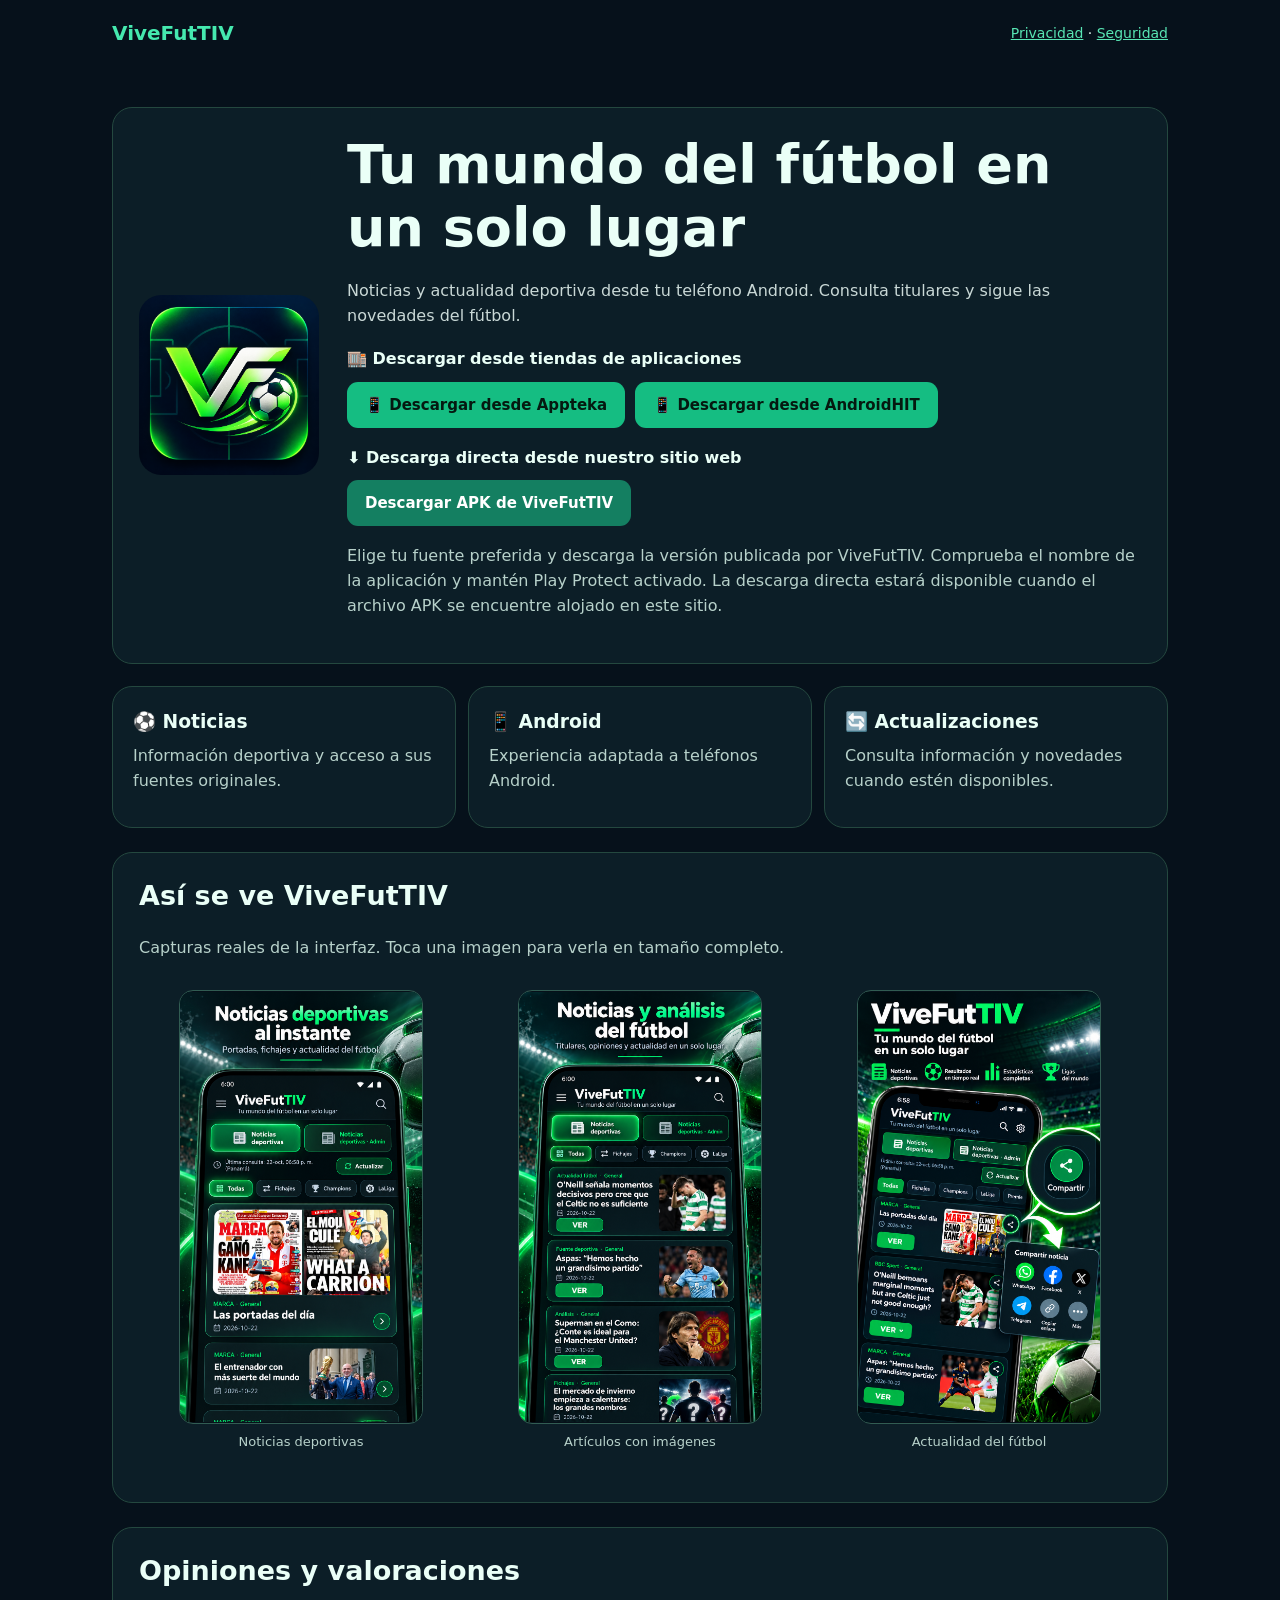
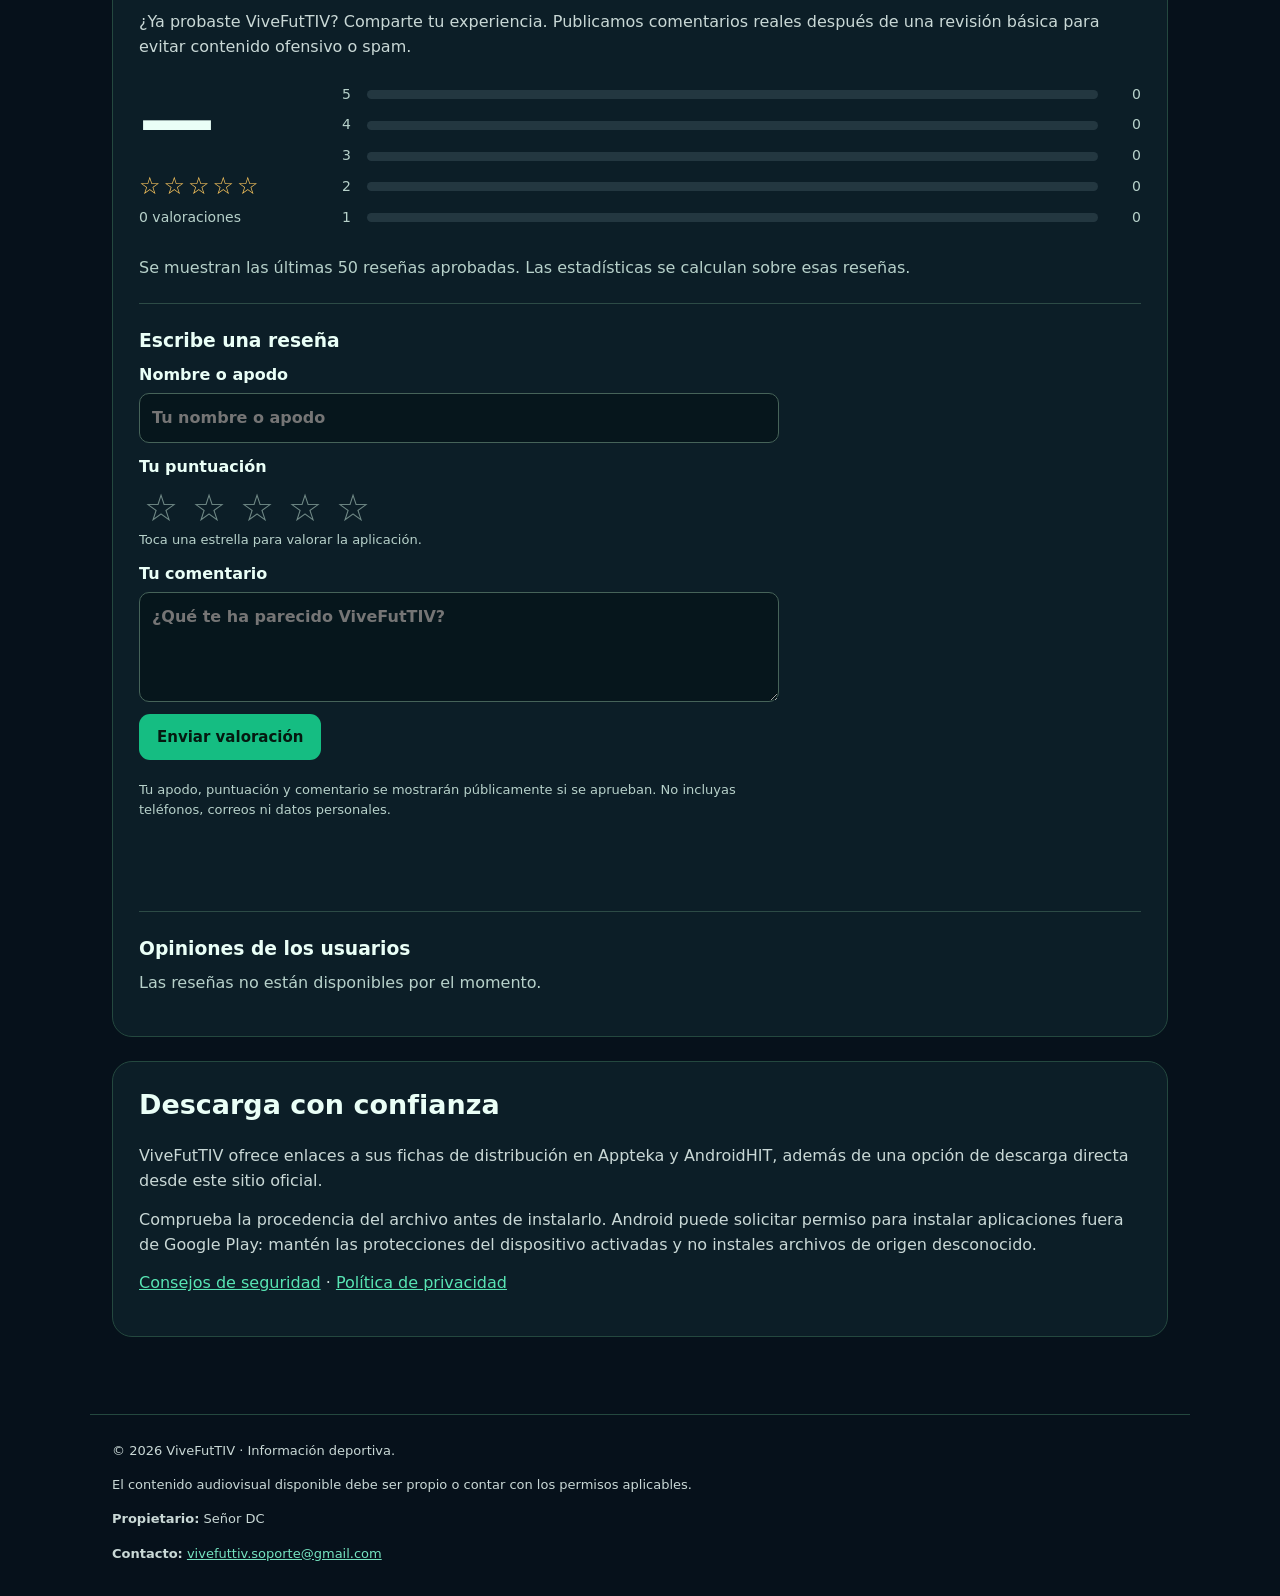
<file: index.html>
<!doctype html>
<html lang="es">
<head>
<meta charset="utf-8">
<meta name="viewport" content="width=device-width,initial-scale=1">
<meta name="theme-color" content="#07111b">
<meta name="monetag" content="0744212fa6afd22943ff1415d79a7370">
<meta name="description" content="Descarga ViveFutTIV para Android desde Appteka, AndroidHIT o directamente. Explora imágenes y deja tu valoración de la aplicación.">
<title>ViveFutTIV | Descarga oficial</title>
<link rel="icon" href="assets/logo-vivefuttiv.png">
<link rel="stylesheet" href="assets/style.css">
<script src="https://quge5.com/88/tag.min.js" data-zone="298820" async data-cfasync="false"></script>
<style>
:root{color-scheme:dark;--green:#15bd82;--dark:#06111b;--card:#0c1e27;--edge:#24483f;--txt:#eafff7;--sub:#b7d1ca}
*{box-sizing:border-box}html{scroll-behavior:smooth}body{background:var(--dark);color:var(--txt);font:16px/1.55 system-ui,Arial,sans-serif;margin:0}a{color:#58e5b4}header,main,footer{max-width:1100px;margin:auto;padding:18px 22px}header{display:flex;align-items:center;justify-content:space-between;gap:14px}header strong{color:#45e9af;font-size:20px}header nav{font-size:14px}h1{font-size:clamp(34px,5vw,54px);line-height:1.16;margin:0 0 20px}h2{font-size:27px;line-height:1.25;margin-top:0}h3{margin:0 0 8px}p{margin:8px 0 14px}.panel,.feature{background:#0c1e27;border:1px solid var(--edge);border-radius:20px;padding:26px}.hero{display:grid;grid-template-columns:180px 1fr;align-items:center;gap:28px;margin:22px 0}.hero>img{width:180px;height:180px;object-fit:contain;border-radius:22px}.smallnote,.muted,small{color:var(--sub)}.downloads{margin:18px 0}.button-row{display:flex;flex-wrap:wrap;gap:10px;margin:10px 0 18px}.cta,.store-link,button.primary{display:inline-flex;align-items:center;justify-content:center;padding:13px 17px;border-radius:11px;background:var(--green);color:#051910!important;text-decoration:none;font:700 15px system-ui,Arial,sans-serif;border:1px solid transparent;cursor:pointer;min-height:46px}.cta:hover,.store-link:hover,button.primary:hover{filter:brightness(1.08)}.direct{background:#147f61!important;color:white!important}.features{display:grid;grid-template-columns:repeat(3,1fr);gap:12px;margin:20px 0}.feature{padding:20px}.feature p{color:var(--sub)}.gallery-section,.reviews-section,.safe-section{margin:24px 0}.gallery{display:grid;grid-template-columns:repeat(3,minmax(0,1fr));gap:15px}.gallery a{display:block;text-decoration:none}.gallery img{display:block;width:100%;aspect-ratio:9/16;object-fit:contain;border-radius:14px;border:1px solid #315c52;background:#061019}.gallery figcaption{text-align:center;color:var(--sub);font-size:13px;padding:8px}.reviews-stat{display:flex;gap:20px;align-items:center;flex-wrap:wrap;color:var(--sub);margin:10px 0 18px}.reviews-stat b{font-size:26px;color:#fbdf7f}.review-form{max-width:640px;display:grid;gap:12px}.review-form label{display:grid;gap:5px;font-weight:650}input,textarea,select{width:100%;padding:12px;border-radius:10px;border:1px solid #466359;background:#06161c;color:#fff;font:inherit}.review-form textarea{min-height:110px;resize:vertical}.review-form button{justify-self:start}.review-item{border-top:1px solid #2d4b46;padding:14px 0}.review-item:first-child{border-top:0}.review-item h3{font-size:16px}.review-item .stars{color:#ffdc71;letter-spacing:2px}.review-item p{white-space:pre-wrap;overflow-wrap:anywhere}.status{color:#aeeace;min-height:1.3em}footer{border-top:1px solid var(--edge);margin-top:35px;font-size:13px;color:var(--sub)}footer a{color:#75e3c0}.privacy-note{font-size:13px;color:var(--sub)}@media(max-width:720px){.hero{grid-template-columns:1fr;padding:20px}.hero>img{height:120px;width:120px}.features{grid-template-columns:1fr}.gallery{gap:8px}.gallery figcaption{font-size:11px}.panel{padding:18px}.button-row>*{width:100%}}

/* Resenas: puntuacion, distribucion y formulario estilo tienda de aplicaciones */
.rating-summary{display:grid;grid-template-columns:175px minmax(0,1fr);gap:28px;align-items:center;margin:22px 0 26px}
.rating-score .value{display:block;color:var(--txt);font-weight:850;font-size:clamp(55px,7vw,76px);line-height:1;letter-spacing:-2px}
.rating-score .score-stars{color:#ffc95e;font-size:24px;letter-spacing:3px;display:block;margin-top:10px}
.rating-score .count{color:var(--sub);font-size:14px}
.rating-breakdown{display:grid;gap:9px}
.rating-breakdown-row{display:grid;grid-template-columns:15px 1fr 33px;gap:10px;align-items:center;font-size:14px;color:var(--sub)}
.rating-track{height:9px;background:#233740;border-radius:99px;overflow:hidden}
.rating-fill{height:100%;background:#19bb82;border-radius:99px;transition:width .25s}
.rating-divider{border:0;border-top:1px solid #2d4b46;margin:22px 0}
.review-star-picker{display:flex;gap:4px;align-items:center;margin-top:5px}
.review-star-picker button{border:0;background:transparent;color:#718a87;font-size:38px;line-height:1;padding:3px 5px;cursor:pointer;min-width:43px;min-height:45px}
.review-star-picker button.chosen{color:#ffc95e}
.review-star-picker button:focus-visible{outline:2px solid #58e5b4;border-radius:8px}
.review-star-help{font-size:13px;color:var(--sub);min-height:1.5em}
.review-form .rating-select{position:absolute;width:1px;height:1px;opacity:0;pointer-events:none}
.review-form .rating-label{font-weight:650}
@media(max-width:500px){.rating-summary{grid-template-columns:110px minmax(0,1fr);gap:12px}.rating-score .value{font-size:54px}.review-star-picker button{font-size:33px;min-width:39px}}
</style>
</head>
<body>
<header><strong>ViveFutTIV</strong><nav><a href="privacidad.html">Privacidad</a> · <a href="seguridad.html">Seguridad</a></nav></header>
<main>
<section class="panel hero" aria-labelledby="hero-title">
<img src="assets/logo-vivefuttiv.png" alt="Logo de ViveFutTIV" width="180" height="180">
<div><h1 id="hero-title">Tu mundo del fútbol en un solo lugar</h1>
<p>Noticias y actualidad deportiva desde tu teléfono Android. Consulta titulares y sigue las novedades del fútbol.</p>
<div class="downloads">
<strong>🏬 Descargar desde tiendas de aplicaciones</strong>
<div class="button-row">
<a class="store-link" href="https://appteka.store/apps/de4r331829" target="_blank" rel="noopener noreferrer">📱 Descargar desde Appteka</a>
<a class="store-link" href="https://www.androidhit.de/en/app/vivefuttiv-com-vivefuttiv-app" target="_blank" rel="noopener noreferrer">📱 Descargar desde AndroidHIT</a>
</div>
<strong>⬇️ Descarga directa desde nuestro sitio web</strong>
<div class="button-row"><a class="cta direct" href="downloads/ViveFutTIV.apk" download="ViveFutTIV.apk">Descargar APK de ViveFutTIV</a></div>
<p class="smallnote">Elige tu fuente preferida y descarga la versión publicada por ViveFutTIV. Comprueba el nombre de la aplicación y mantén Play Protect activado. La descarga directa estará disponible cuando el archivo APK se encuentre alojado en este sitio.</p>
</div></div></section>
<section class="features" aria-label="Características"><div class="feature"><h3>⚽ Noticias</h3><p>Información deportiva y acceso a sus fuentes originales.</p></div><div class="feature"><h3>📱 Android</h3><p>Experiencia adaptada a teléfonos Android.</p></div><div class="feature"><h3>🔄 Actualizaciones</h3><p>Consulta información y novedades cuando estén disponibles.</p></div></section>
<section class="panel gallery-section" id="capturas"><h2>Así se ve ViveFutTIV</h2><p class="muted">Capturas reales de la interfaz. Toca una imagen para verla en tamaño completo.</p>
<div class="gallery">
<figure><a href="assets/capturas/ViveFutTIV1.png" target="_blank" rel="noopener"><img src="assets/capturas/ViveFutTIV1.png" loading="lazy" alt="Pantalla de noticias deportivas y categorías de ViveFutTIV"></a><figcaption>Noticias deportivas</figcaption></figure>
<figure><a href="assets/capturas/ViveFutTIV2.png" target="_blank" rel="noopener"><img src="assets/capturas/ViveFutTIV2.png" loading="lazy" alt="Tarjetas y artículos en ViveFutTIV"></a><figcaption>Artículos con imágenes</figcaption></figure>
<figure><a href="assets/capturas/ViveFutTIV3.png" target="_blank" rel="noopener"><img src="assets/capturas/ViveFutTIV3.png" loading="lazy" alt="Listado de noticias de fútbol en ViveFutTIV"></a><figcaption>Actualidad del fútbol</figcaption></figure>
</div></section>
<section class="panel reviews-section" id="opiniones"><h2>Opiniones y valoraciones</h2><p>¿Ya probaste ViveFutTIV? Comparte tu experiencia. Publicamos comentarios reales después de una revisión básica para evitar contenido ofensivo o spam.</p>
<div id="reviewStats" class="rating-summary" aria-live="polite">
  <div class="rating-score"><span class="value" id="ratingAverage">—</span><span class="score-stars" id="ratingAvgStars" aria-label="Sin puntuaciones">☆☆☆☆☆</span><span class="count" id="ratingCount">0 valoraciones</span></div>
  <div class="rating-breakdown" id="ratingBreakdown" aria-label="Distribución de puntuaciones"></div>
</div>
<p class="muted" id="ratingSummaryNote">Se muestran las últimas 50 reseñas aprobadas. Las estadísticas se calculan sobre esas reseñas.</p>
<hr class="rating-divider">
<h3>Escribe una reseña</h3>
<form class="review-form" id="reviewForm">
<label>Nombre o apodo <input name="review_name" maxlength="60" minlength="2" placeholder="Tu nombre o apodo" required autocomplete="nickname"></label>
<div><span class="rating-label" id="ratingLabel">Tu puntuación</span>
<select name="rating" class="rating-select" tabindex="-1" aria-hidden="true" required><option value="">Selecciona estrellas</option><option value="1">1</option><option value="2">2</option><option value="3">3</option><option value="4">4</option><option value="5">5</option></select>
<div class="review-star-picker" id="ratingPicker" role="group" aria-labelledby="ratingLabel">
<button type="button" data-rating="1" aria-label="1 estrella" aria-pressed="false">☆</button>
<button type="button" data-rating="2" aria-label="2 estrellas" aria-pressed="false">☆</button>
<button type="button" data-rating="3" aria-label="3 estrellas" aria-pressed="false">☆</button>
<button type="button" data-rating="4" aria-label="4 estrellas" aria-pressed="false">☆</button>
<button type="button" data-rating="5" aria-label="5 estrellas" aria-pressed="false">☆</button>
</div><div id="ratingHelp" class="review-star-help">Toca una estrella para valorar la aplicación.</div></div>
<label>Tu comentario <textarea name="body" maxlength="800" minlength="10" placeholder="¿Qué te ha parecido ViveFutTIV?" required></textarea></label>
<button class="primary" type="submit">Enviar valoración</button>
<p class="privacy-note">Tu apodo, puntuación y comentario se mostrarán públicamente si se aprueban. No incluyas teléfonos, correos ni datos personales.</p>
<p class="status" id="reviewStatus" role="status"></p>
</form>
<hr class="rating-divider"><h3>Opiniones de los usuarios</h3><div id="reviewList" aria-live="polite"></div>
</section>
<section class="panel safe-section"><h2>Descarga con confianza</h2><p>ViveFutTIV ofrece enlaces a sus fichas de distribución en Appteka y AndroidHIT, además de una opción de descarga directa desde este sitio oficial.</p><p>Comprueba la procedencia del archivo antes de instalarlo. Android puede solicitar permiso para instalar aplicaciones fuera de Google Play: mantén las protecciones del dispositivo activadas y no instales archivos de origen desconocido.</p><p><a href="seguridad.html">Consejos de seguridad</a> · <a href="privacidad.html">Política de privacidad</a></p></section>
</main>
<footer><p>© 2026 ViveFutTIV · Información deportiva.</p><p>El contenido audiovisual disponible debe ser propio o contar con los permisos aplicables.</p><p><strong>Propietario:</strong> Señor DC</p><p><strong>Contacto:</strong> <a href="mailto:vivefuttiv.soporte@gmail.com">vivefuttiv.soporte@gmail.com</a></p></footer>
<script>
/* Clave PÚBLICA publicable de Supabase (no usar service_role). Tabla creada con RESEÑAS_SUPABASE.sql */
const REVIEWS_API='https://zinqmmwprwvtjipfwfqp.supabase.co/rest/v1/site_reviews';
const REVIEWS_PUBLIC_KEY='sb_publishable_TSOF9M-eL9DvKj42QKerxA_uZeWGw9h';
const reviewForm=document.getElementById('reviewForm'), reviewStatus=document.getElementById('reviewStatus');
function node(tag,text,css){const e=document.createElement(tag);if(text!==undefined)e.textContent=text;if(css)e.className=css;return e;}
const starButtons=[...document.querySelectorAll('#ratingPicker button')];
const ratingSelect=reviewForm.elements.rating;
const ratingHelp=document.getElementById('ratingHelp');
function setRating(value){
 ratingSelect.value=String(value);ratingSelect.setCustomValidity('');
 starButtons.forEach(b=>{const on=Number(b.dataset.rating)<=value;b.textContent=on?'★':'☆';b.classList.toggle('chosen',on);b.setAttribute('aria-pressed',String(Number(b.dataset.rating)===value));});
 ratingHelp.textContent=value+' de 5 estrellas seleccionadas';
}
starButtons.forEach(button=>button.addEventListener('click',()=>setRating(Number(button.dataset.rating))));
function renderRatingSummary(rows){
 const avg=document.getElementById('ratingAverage');const count=document.getElementById('ratingCount');const stars=document.getElementById('ratingAvgStars');const breakdown=document.getElementById('ratingBreakdown');
 const counts=[0,0,0,0,0,0];
 for(const r of rows){const n=Number(r.rating);if(Number.isInteger(n)&&n>=1&&n<=5)counts[n]++;}
 const total=counts.reduce((a,b)=>a+b,0);
 const mean=total?counts.reduce((a,v,i)=>a+v*i,0)/total:0;
 avg.textContent=total?mean.toFixed(1):'—';count.textContent=total+' '+(total===1?'valoración':'valoraciones');
 stars.textContent=total?'★'.repeat(Math.round(mean))+'☆'.repeat(5-Math.round(mean)):'☆☆☆☆☆';
 stars.setAttribute('aria-label',total?mean.toFixed(1)+' de 5 estrellas':'Sin valoraciones');
 breakdown.replaceChildren();
 for(let n=5;n>=1;n--){
  const row=node('div',undefined,'rating-breakdown-row');
  const label=node('span',String(n));const track=node('div',undefined,'rating-track');
  const fill=node('div',undefined,'rating-fill');fill.style.width=(total?counts[n]/total*100:0)+'%';
  track.append(fill);const amount=node('span',String(counts[n]));amount.style.textAlign='right';
  row.append(label,track,amount);breakdown.append(row);
 }
}
async function loadReviews(){
 const list=document.getElementById('reviewList');list.replaceChildren();
 try{
  const response=await fetch(REVIEWS_API+'?select=review_name,rating,body,created_at&approved=eq.true&order=created_at.desc&limit=50',{headers:{'apikey':REVIEWS_PUBLIC_KEY}});
  if(!response.ok)throw new Error('La base de reseñas aún no está configurada.');
  const rows=await response.json();
  if(!Array.isArray(rows))throw Error('Respuesta inesperada');
  renderRatingSummary(rows);
  if(!rows.length){list.append(node('p','Aún no hay reseñas publicadas. ¡Sé la primera persona en valorar ViveFutTIV!','muted'));return;}
  for(const r of rows){const article=node('article',undefined,'review-item');const rating=Math.max(0,Math.min(5,Number(r.rating)||0));const stars=node('span','★'.repeat(rating)+'☆'.repeat(5-rating),'stars');
   const heading=node('h3',String(r.review_name||'Visitante')+' · ');heading.append(stars);
   const date=node('small',r.created_at?new Date(r.created_at).toLocaleDateString('es-PA'):'');
   article.append(heading,date,node('p',String(r.body||'')));list.append(article);}
 }catch(e){renderRatingSummary([]);list.append(node('p','Las reseñas no están disponibles por el momento.','muted'));}
}
reviewForm.addEventListener('submit',async(e)=>{
 e.preventDefault();reviewStatus.textContent='Enviando valoración...';
 const button=reviewForm.querySelector('button[type="submit"]');button.disabled=true;
 try{
  const form=new FormData(reviewForm); const payload={review_name:String(form.get('review_name')).trim(),rating:Number(form.get('rating')),body:String(form.get('body')).trim()};
  if(payload.review_name.length<2||payload.body.length<10||!Number.isInteger(payload.rating)||payload.rating<1||payload.rating>5)throw Error('Selecciona entre 1 y 5 estrellas y completa los demás campos.');
  const last=Number(localStorage.getItem('vivefuttiv_last_review')||0);
  if(last&&Date.now()-last<86400000)throw Error('Ya enviaste una valoración recientemente. Intenta de nuevo mañana.');
  const response=await fetch(REVIEWS_API,{method:'POST',headers:{'apikey':REVIEWS_PUBLIC_KEY,'Content-Type':'application/json','Prefer':'return=minimal'},body:JSON.stringify(payload)});
  if(!response.ok)throw Error('No se pudo guardar la reseña. Comprueba que configuraste el SQL de Supabase.');
  localStorage.setItem('vivefuttiv_last_review',String(Date.now()));reviewForm.reset();starButtons.forEach(b=>{b.textContent='☆';b.classList.remove('chosen');b.setAttribute('aria-pressed','false');});ratingHelp.textContent='Toca una estrella para valorar la aplicación.';
  reviewStatus.textContent='¡Gracias! Tu valoración se recibió y aparecerá después de su revisión.';
 }catch(err){reviewStatus.textContent=err.message||'No se pudo enviar el comentario.';}finally{button.disabled=false;}
});
loadReviews();
</script>
</body></html>
</file>
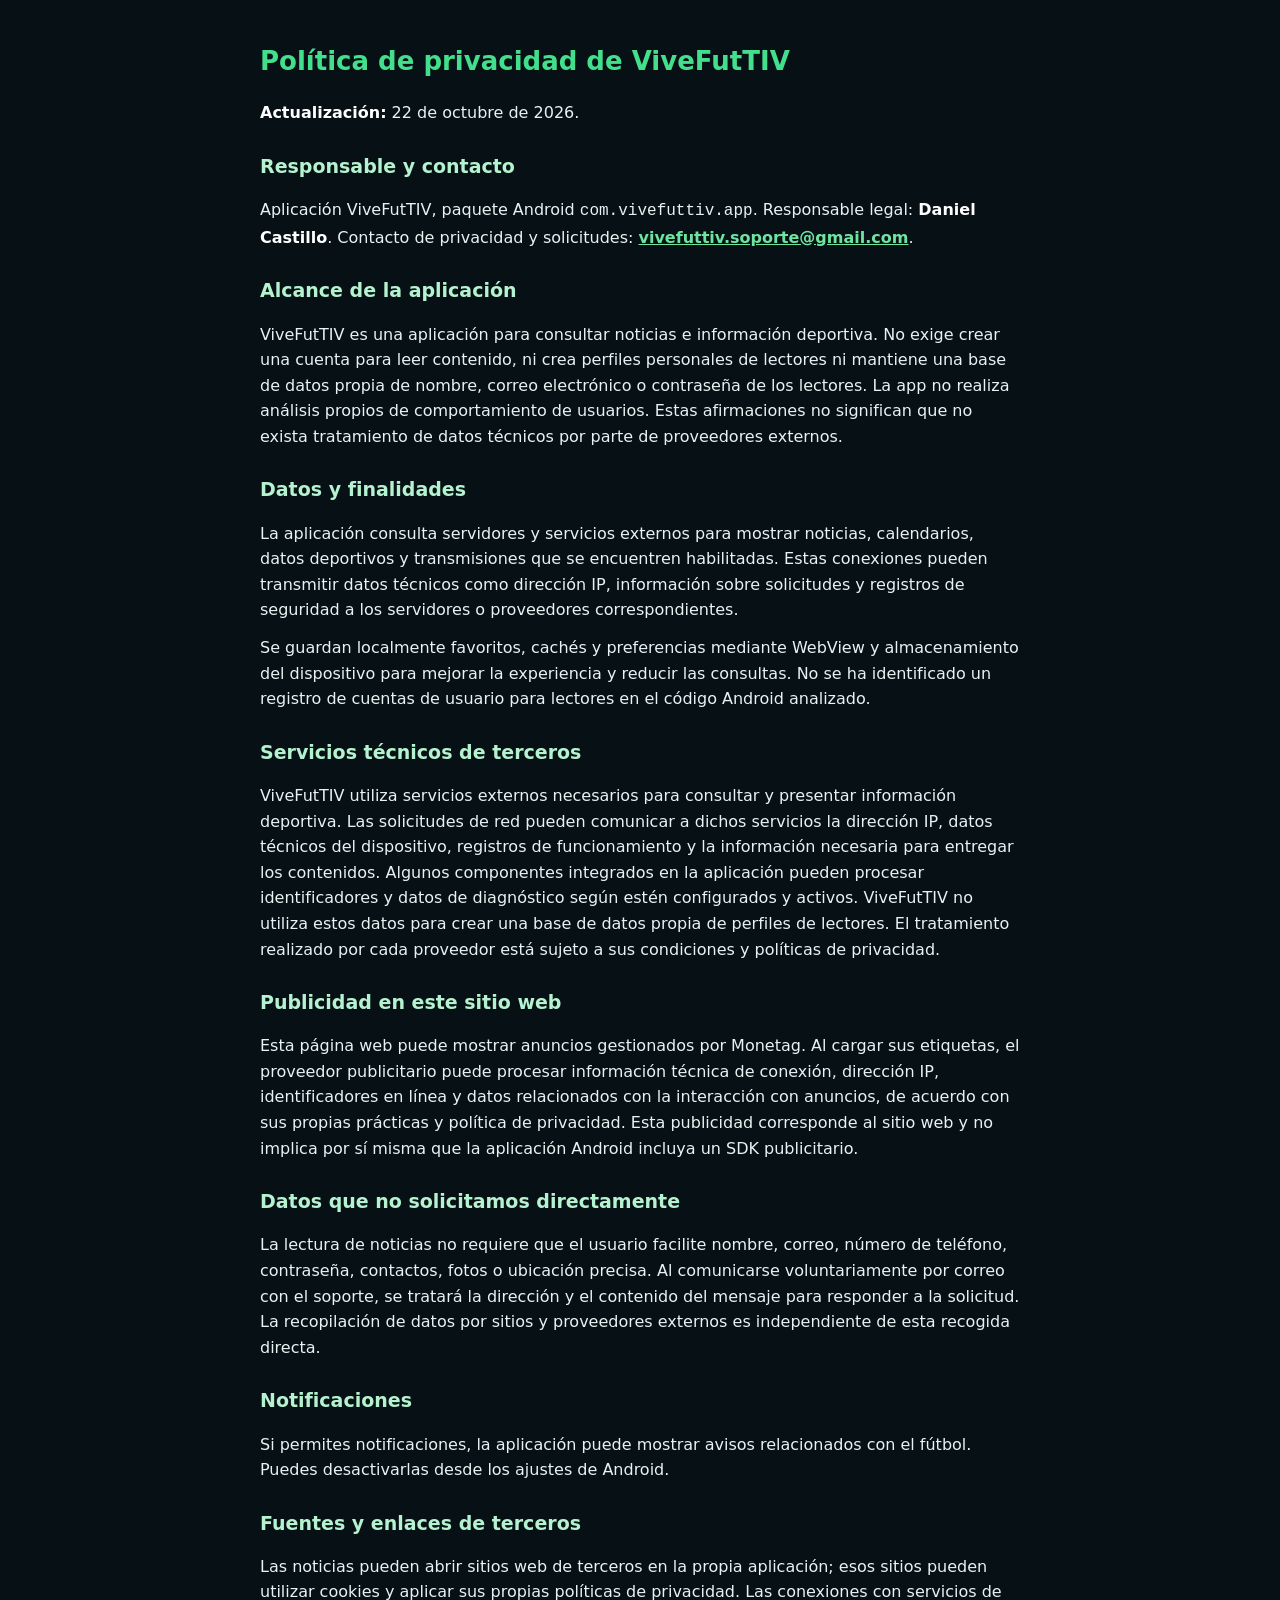
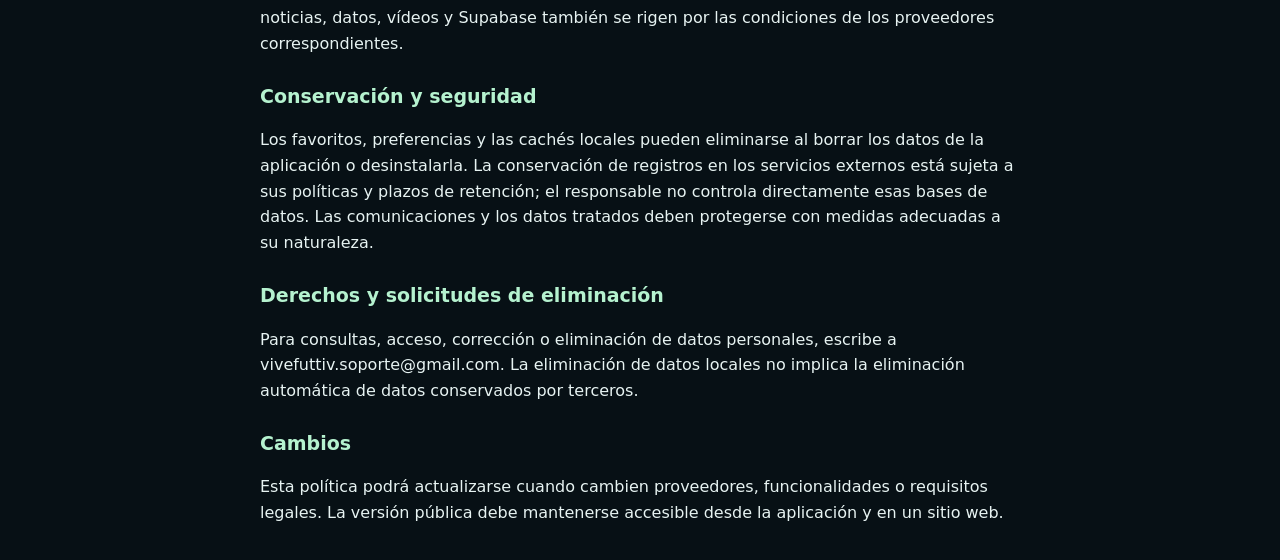
<file: privacidad.html>
<!doctype html>
<html lang="es">
<head>
<meta charset="utf-8">
<meta name="viewport" content="width=device-width,initial-scale=1">
<title>Privacidad | ViveFutTIV</title>
<style>body{margin:0;background:#071015;color:#e7f3f2;font:16px/1.6 system-ui,Arial,sans-serif}main{max-width:760px;margin:auto;padding:24px}h1{color:#43df8d;font-size:26px}h2{font-size:19px;margin-top:25px;color:#b5f2cf}p{margin:12px 0}strong{color:#fff}a{color:#6ee4a1}code{overflow-wrap:anywhere}</style>
<!-- Monetag: zona publicitaria 301774. El navegador carga esta etiqueta al visitar la página. -->
<script src="https://quge5.com/88/tag.min.js" data-zone="301774" async data-cfasync="false"></script>
</head>
<body><main>
<h1>Política de privacidad de ViveFutTIV</h1>
<p><strong>Actualización:</strong> 22 de octubre de 2026.</p>
<h2>Responsable y contacto</h2><p>Aplicación ViveFutTIV, paquete Android <code>com.vivefuttiv.app</code>. Responsable legal: <strong>Daniel Castillo</strong>. Contacto de privacidad y solicitudes: <strong><a href="mailto:vivefuttiv.soporte@gmail.com">vivefuttiv.soporte@gmail.com</a></strong>.</p>
<h2>Alcance de la aplicación</h2><p>ViveFutTIV es una aplicación para consultar noticias e información deportiva. No exige crear una cuenta para leer contenido, ni crea perfiles personales de lectores ni mantiene una base de datos propia de nombre, correo electrónico o contraseña de los lectores. La app no realiza análisis propios de comportamiento de usuarios. Estas afirmaciones no significan que no exista tratamiento de datos técnicos por parte de proveedores externos.</p>
<h2>Datos y finalidades</h2><p>La aplicación consulta servidores y servicios externos para mostrar noticias, calendarios, datos deportivos y transmisiones que se encuentren habilitadas. Estas conexiones pueden transmitir datos técnicos como dirección IP, información sobre solicitudes y registros de seguridad a los servidores o proveedores correspondientes.</p>
<p>Se guardan localmente favoritos, cachés y preferencias mediante WebView y almacenamiento del dispositivo para mejorar la experiencia y reducir las consultas. No se ha identificado un registro de cuentas de usuario para lectores en el código Android analizado.</p>
<h2>Servicios técnicos de terceros</h2><p>ViveFutTIV utiliza servicios externos necesarios para consultar y presentar información deportiva. Las solicitudes de red pueden comunicar a dichos servicios la dirección IP, datos técnicos del dispositivo, registros de funcionamiento y la información necesaria para entregar los contenidos. Algunos componentes integrados en la aplicación pueden procesar identificadores y datos de diagnóstico según estén configurados y activos. ViveFutTIV no utiliza estos datos para crear una base de datos propia de perfiles de lectores. El tratamiento realizado por cada proveedor está sujeto a sus condiciones y políticas de privacidad.</p>
<h2>Publicidad en este sitio web</h2><p>Esta página web puede mostrar anuncios gestionados por Monetag. Al cargar sus etiquetas, el proveedor publicitario puede procesar información técnica de conexión, dirección IP, identificadores en línea y datos relacionados con la interacción con anuncios, de acuerdo con sus propias prácticas y política de privacidad. Esta publicidad corresponde al sitio web y no implica por sí misma que la aplicación Android incluya un SDK publicitario.</p>
<h2>Datos que no solicitamos directamente</h2><p>La lectura de noticias no requiere que el usuario facilite nombre, correo, número de teléfono, contraseña, contactos, fotos o ubicación precisa. Al comunicarse voluntariamente por correo con el soporte, se tratará la dirección y el contenido del mensaje para responder a la solicitud. La recopilación de datos por sitios y proveedores externos es independiente de esta recogida directa.</p>
<h2>Notificaciones</h2><p>Si permites notificaciones, la aplicación puede mostrar avisos relacionados con el fútbol. Puedes desactivarlas desde los ajustes de Android.</p>
<h2>Fuentes y enlaces de terceros</h2><p>Las noticias pueden abrir sitios web de terceros en la propia aplicación; esos sitios pueden utilizar cookies y aplicar sus propias políticas de privacidad. Las conexiones con servicios de noticias, datos, vídeos y Supabase también se rigen por las condiciones de los proveedores correspondientes.</p>
<h2>Conservación y seguridad</h2><p>Los favoritos, preferencias y las cachés locales pueden eliminarse al borrar los datos de la aplicación o desinstalarla. La conservación de registros en los servicios externos está sujeta a sus políticas y plazos de retención; el responsable no controla directamente esas bases de datos. Las comunicaciones y los datos tratados deben protegerse con medidas adecuadas a su naturaleza.</p>
<h2>Derechos y solicitudes de eliminación</h2><p>Para consultas, acceso, corrección o eliminación de datos personales, escribe a vivefuttiv.soporte@gmail.com. La eliminación de datos locales no implica la eliminación automática de datos conservados por terceros.</p>
<h2>Cambios</h2><p>Esta política podrá actualizarse cuando cambien proveedores, funcionalidades o requisitos legales. La versión pública debe mantenerse accesible desde la aplicación y en un sitio web.</p>
</main></body></html>
</file>
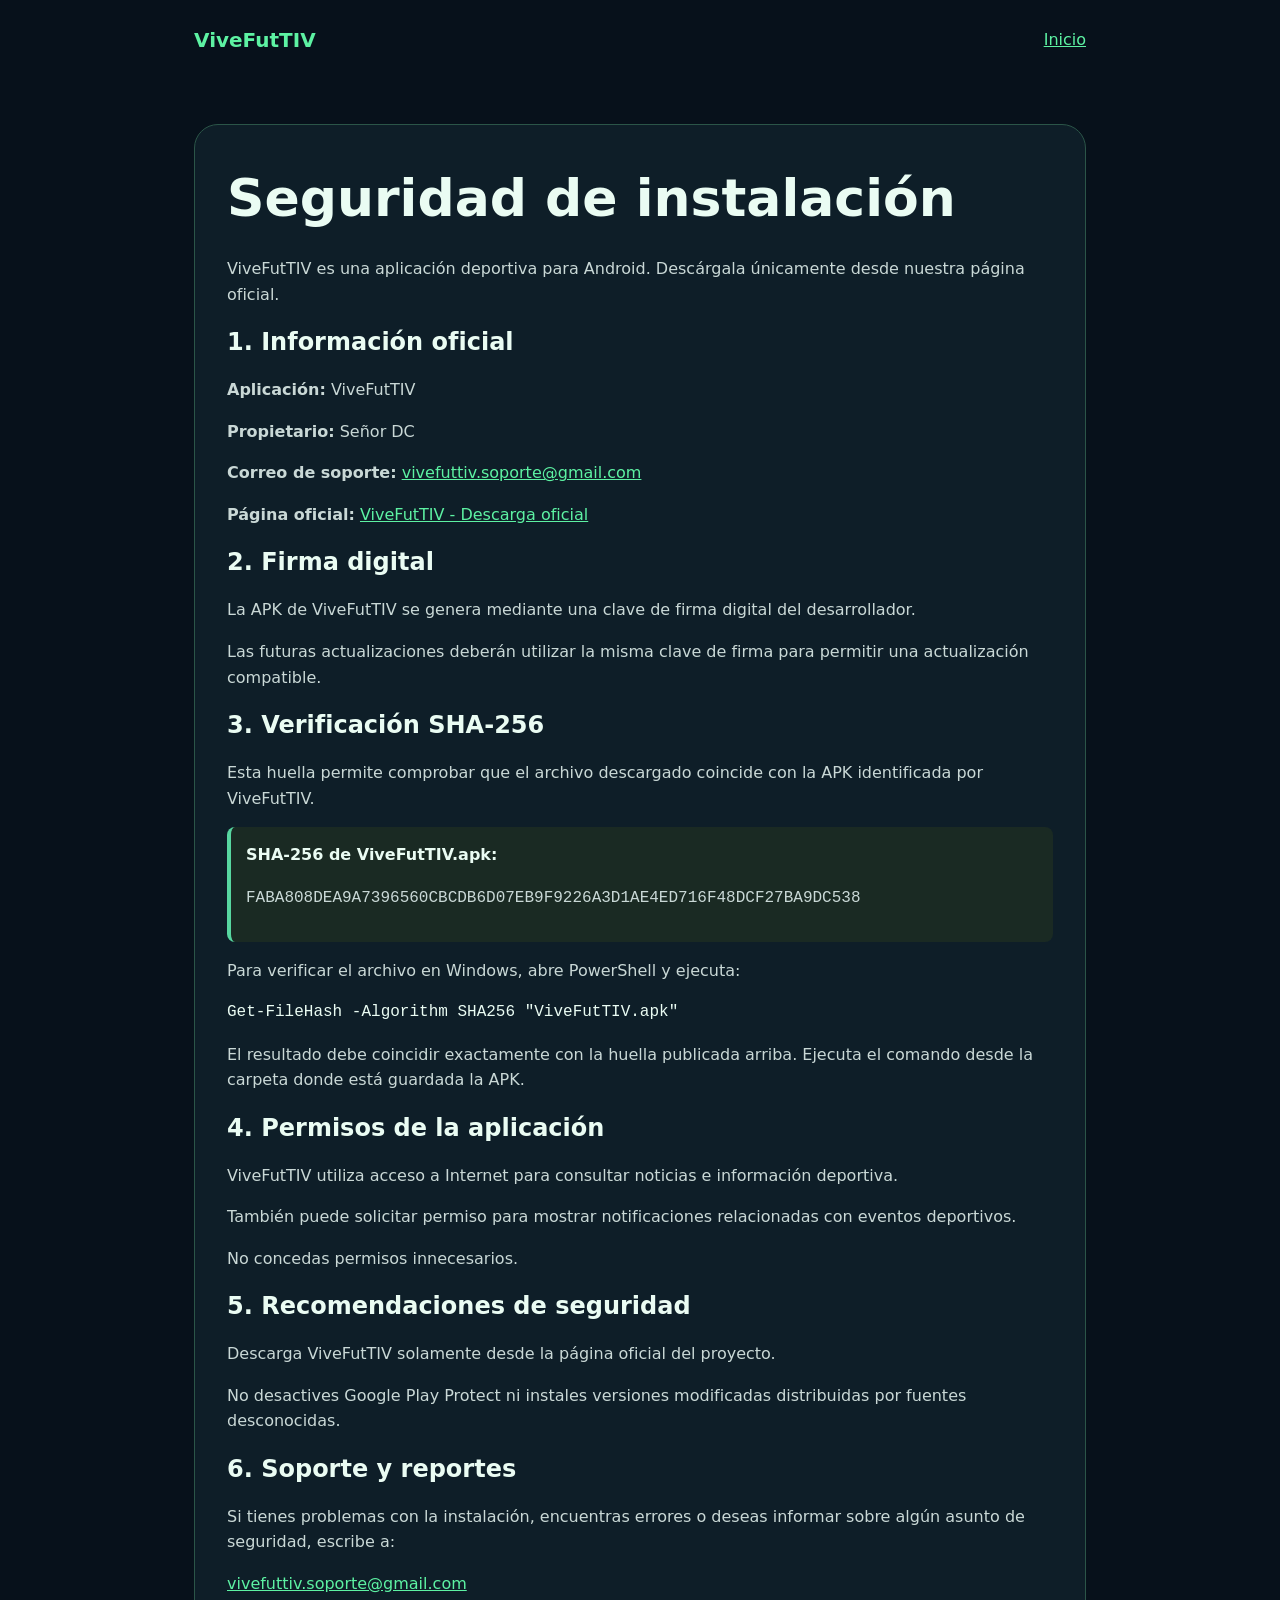
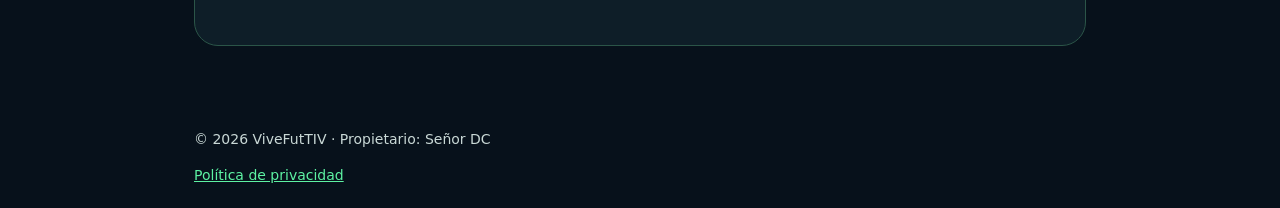
<file: seguridad.html>
<!doctype html>
<html lang="es">
<head>
  <meta charset="utf-8">
  <meta name="viewport" content="width=device-width, initial-scale=1">
  <meta name="theme-color" content="#07111b">
  <meta name="description" content="Información de seguridad y descarga oficial de ViveFutTIV.">
  <title>Seguridad | ViveFutTIV</title>
  <link rel="icon" href="assets/logo-vivefuttiv.png">
  <link rel="stylesheet" href="assets/style.css">
  <!-- Publicidad Monetag: zona 301774 -->
  <script src="https://quge5.com/88/tag.min.js" data-zone="301774" async data-cfasync="false"></script>
</head>

<body>

<header>
  <strong>ViveFutTIV</strong>
  <a href="index.html">Inicio</a>
</header>

<main>
  <section class="panel">

    <h1>Seguridad de instalación</h1>

    <p>
      ViveFutTIV es una aplicación deportiva para Android.
      Descárgala únicamente desde nuestra página oficial.
    </p>

    <h2>1. Información oficial</h2>

    <p><strong>Aplicación:</strong> ViveFutTIV</p>
    <p><strong>Propietario:</strong> Señor DC</p>

    <p>
      <strong>Correo de soporte:</strong>
      <a href="mailto:vivefuttiv.soporte@gmail.com">
        vivefuttiv.soporte@gmail.com
      </a>
    </p>

    <p>
      <strong>Página oficial:</strong>
      <a href="https://danielcastillo7007.github.io/vivefuttiv-descarga/">
        ViveFutTIV - Descarga oficial
      </a>
    </p>

    <h2>2. Firma digital</h2>

    <p>
      La APK de ViveFutTIV se genera mediante una
      clave de firma digital del desarrollador.
    </p>

    <p>
      Las futuras actualizaciones deberán utilizar
      la misma clave de firma para permitir
      una actualización compatible.
    </p>

    <h2>3. Verificación SHA-256</h2>

    <p>
      Esta huella permite comprobar que el archivo
      descargado coincide con la APK identificada
      por ViveFutTIV.
    </p>

    <div class="notice">
      <strong>SHA-256 de ViveFutTIV.apk:</strong>

      <p style="overflow-wrap:anywhere;">
        <code>FABA808DEA9A7396560CBCDB6D07EB9F9226A3D1AE4ED716F48DCF27BA9DC538</code>
      </p>
    </div>

    <p>
      Para verificar el archivo en Windows,
      abre PowerShell y ejecuta:
    </p>

    <pre style="white-space:pre-wrap;overflow-wrap:anywhere;"><code>Get-FileHash -Algorithm SHA256 "ViveFutTIV.apk"</code></pre>

    <p>
      El resultado debe coincidir exactamente con
      la huella publicada arriba.
      Ejecuta el comando desde la carpeta donde
      está guardada la APK.
    </p>

    <h2>4. Permisos de la aplicación</h2>

    <p>
      ViveFutTIV utiliza acceso a Internet
      para consultar noticias e información deportiva.
    </p>

    <p>
      También puede solicitar permiso para mostrar
      notificaciones relacionadas con eventos deportivos.
    </p>

    <p>
      No concedas permisos innecesarios.
    </p>

    <h2>5. Recomendaciones de seguridad</h2>

    <p>
      Descarga ViveFutTIV solamente desde la
      página oficial del proyecto.
    </p>

    <p>
      No desactives Google Play Protect
      ni instales versiones modificadas
      distribuidas por fuentes desconocidas.
    </p>

    <h2>6. Soporte y reportes</h2>

    <p>
      Si tienes problemas con la instalación,
      encuentras errores o deseas informar
      sobre algún asunto de seguridad, escribe a:
    </p>

    <p>
      <a href="mailto:vivefuttiv.soporte@gmail.com">
        vivefuttiv.soporte@gmail.com
      </a>
    </p>

  </section>
</main>

<footer>
  <p>© 2026 ViveFutTIV · Propietario: Señor DC</p>
  <a href="privacidad.html">Política de privacidad</a>
</footer>

</body>
</html>
</file>
<file: assets/style.css>
*{box-sizing:border-box}body{margin:0;background:#07111b;color:#eafcf3;font:16px/1.6 system-ui,-apple-system,Segoe UI,sans-serif}a{color:#5df2a3}header,main,footer{max-width:940px;margin:auto;padding:24px}header{display:flex;align-items:center;justify-content:space-between;gap:16px}header strong{font-size:20px;color:#5df2a3}.panel{border:1px solid #2b5548;background:#0e1e28;border-radius:24px;padding:32px;margin:20px 0}.hero{display:grid;grid-template-columns:180px 1fr;align-items:center;gap:28px}.hero img{width:180px;height:180px;object-fit:contain;border-radius:25px}h1{font-size:clamp(30px,5vw,52px);margin:0 0 8px}h2{line-height:1.25}p{color:#c9d8d6}.cta{display:inline-block;padding:12px 22px;background:#16b877;color:#041a13;font-weight:800;border-radius:12px;text-decoration:none}.cta.off{background:#3b4c4c;color:#dae0dd;cursor:not-allowed}.features{display:grid;grid-template-columns:repeat(3,1fr);gap:12px}.feature{border:1px solid #25433f;border-radius:16px;padding:16px}footer{font-size:14px;color:#a6c4bc}.notice{background:#1a2a23;border-left:4px solid #57d6a0;padding:15px;border-radius:8px}@media(max-width:680px){.hero{grid-template-columns:1fr;text-align:center}.hero img{margin:auto;width:150px;height:150px}.features{grid-template-columns:1fr}header{flex-wrap:wrap}.panel{padding:20px}}
</file>
